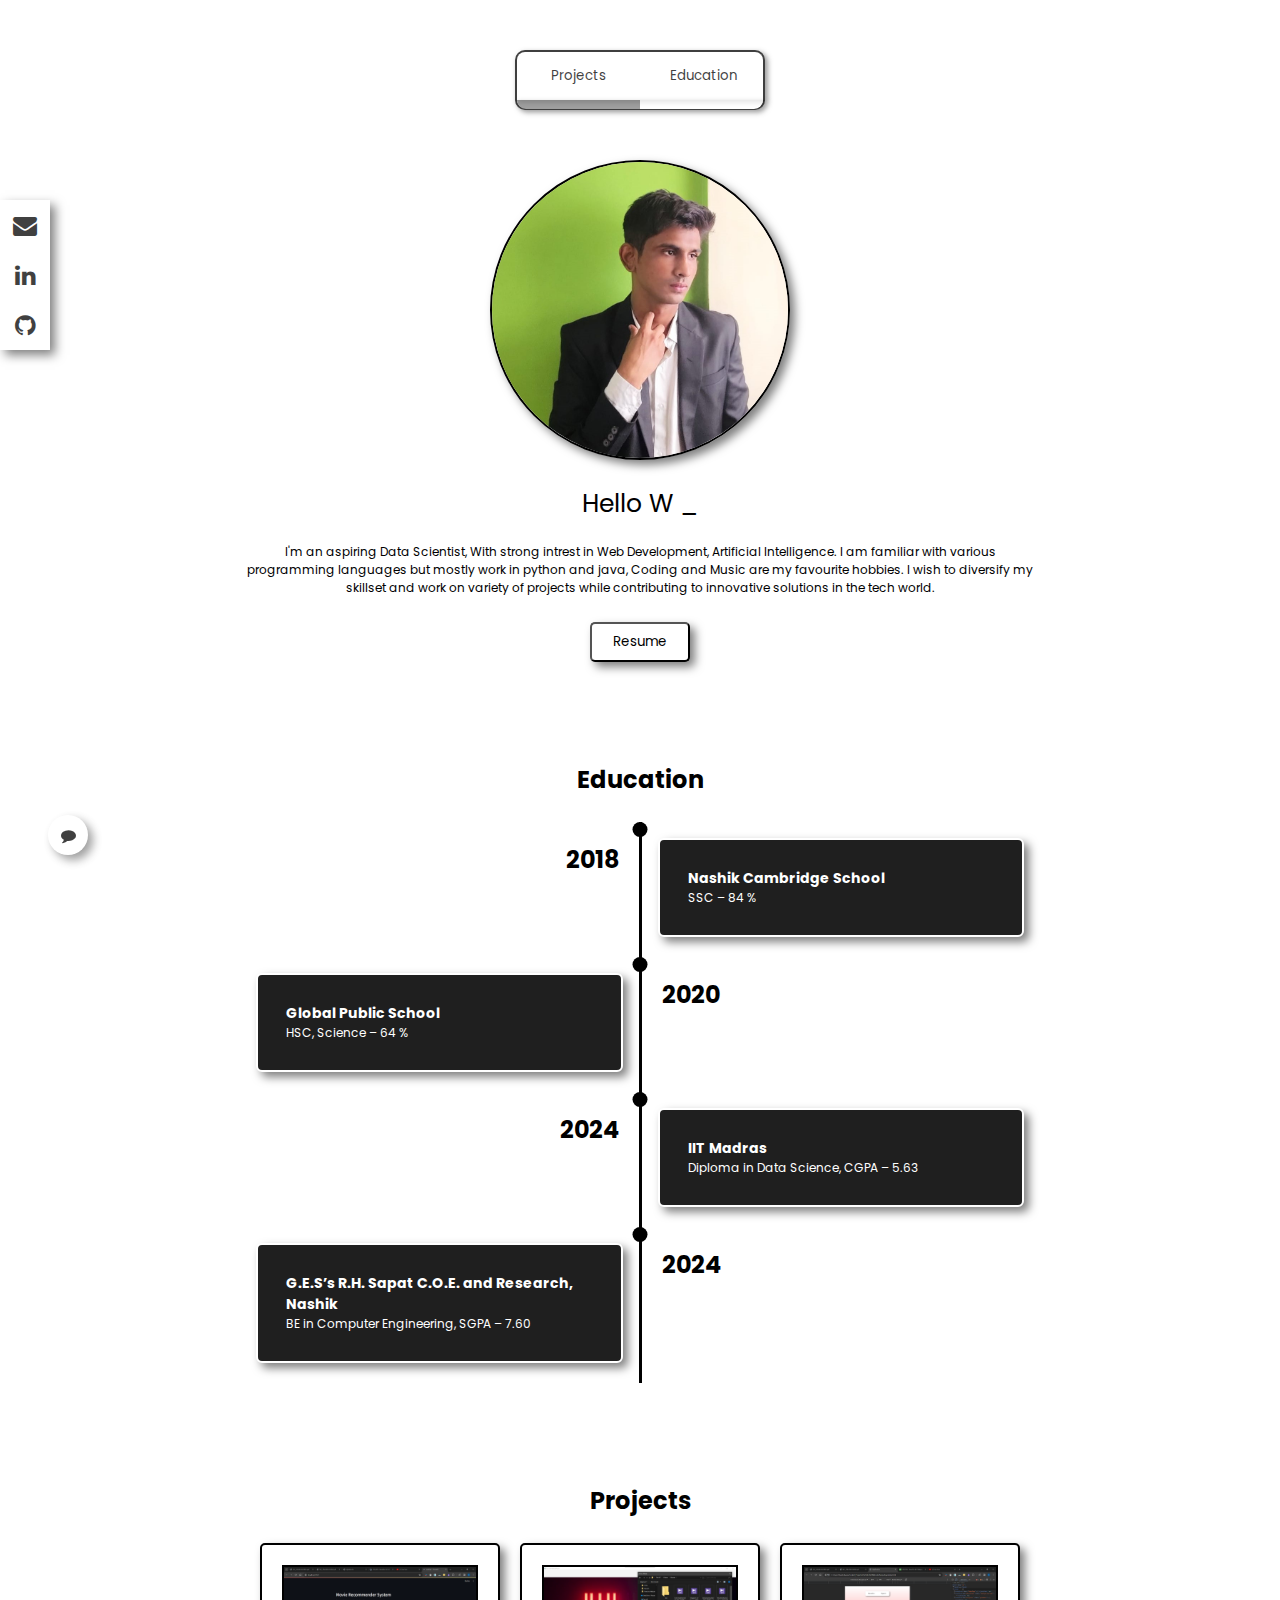
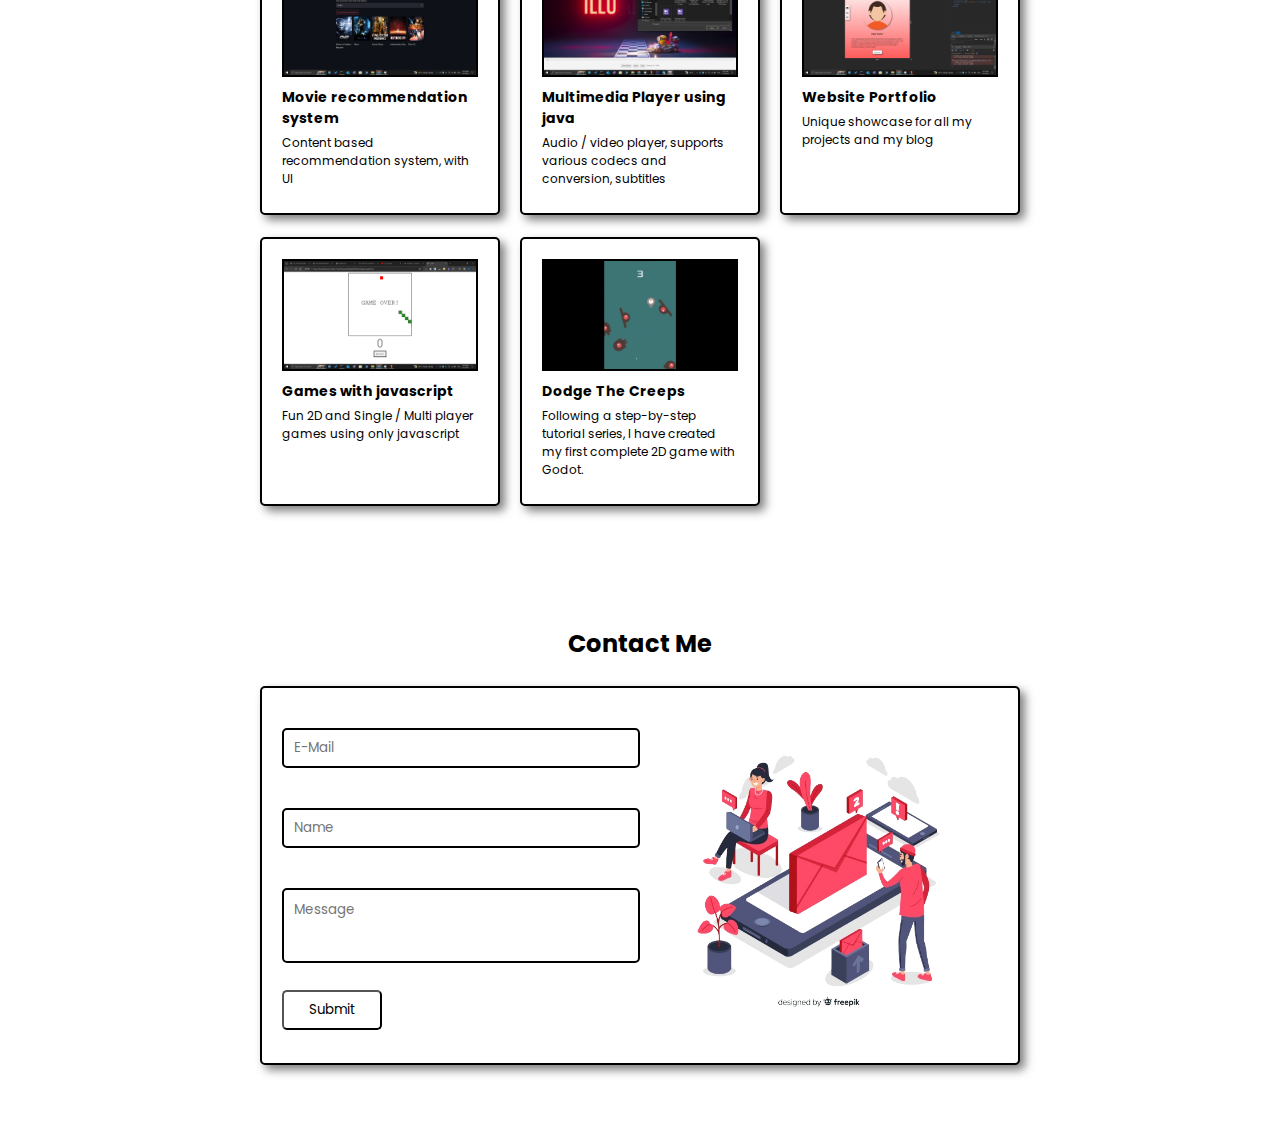
<file: index.html>
<!DOCTYPE html>
<html lang="en">

<head>
    <meta charset="UTF-8">
    <meta name="viewport" content="width=device-width, initial-scale=1.0">
    <title>My Portfolio</title>
    <link rel="stylesheet" href="css/Background.css">
    <link rel="stylesheet" href="css/Navbar.css">
    <link rel="stylesheet" href="css/Home.css">
    <link rel="stylesheet" href="css/Eduation.css">
    <link rel="stylesheet" href="css/Projects.css">
    <link rel="stylesheet" href="css/Contact.css">
    <link rel="stylesheet" href="css/BackToTop.css">
    <link rel="stylesheet" href="css/Footer.css">


    <script src="js/Home.js"></script>
    <script src="js/BackToTop.js"></script>
    <script src="js/NavBar.js"></script>

    <link rel='stylesheet' href='https://maxcdn.bootstrapcdn.com/font-awesome/4.5.0/css/font-awesome.min.css'>
</head>

<body>
    <section id="Home" class="HomePage">
        <div class="Home">
            <ul id="NavBar">
                <li><button id="EducationBtt">Projects</button></li>
                <li><button id="ProjectsBtt">Education</button></li>
            </ul>
            <ul id="slide_nav">
                <li id="slide_nav_1"></li>
                <li id="slide_nav_2"></li>
            </ul>
            <img src="assets/pfp.jpg" id="tilt" alt="Avatar">

            <div class='console-container'>
                <span id='text'></span>
                <div class='console-underscore' id='console'>&#95;</div>
            </div>

            <p>I'm an aspiring Data Scientist, With strong intrest in Web Development, Artificial Intelligence.
                I am familiar with various programming languages but mostly work in python and java,
                Coding and Music are my favourite hobbies.
                I wish to diversify my skillset and work on variety of projects while contributing to innovative
                solutions in the tech world.
            </p>
            <a href="https://drive.google.com/uc?export=download&id=16Akw2x0GQ-OpRDTbPFG_IRS0ljDQMGqV"><button
                    id="resume">Resume</button></a>
        </div>
    </section>

    <section id="Education" class="design-section">
        <h1>Education</h1>
        <div class="timeline">

            <div class="timeline-empty-left">
                <h1>2018</h1>
            </div>
            <div class="timeline-middle">
                <div class="timeline-circle"></div>
            </div>
            <div class="timeline-component timeline-content">
                <a target="_blank" href="https://ncsnskedu.in/">
                    <h3>Nashik Cambridge School</h3>
                    <p>SSC – 84 %</p>
                </a>
            </div>

            <div class="timeline-component timeline-content">
                <a target="_blank" href="">
                    <h3>Global Public School</h3>
                    <p>HSC, Science – 64 %</p>
                </a>
            </div>
            <div class="timeline-middle">
                <div class="timeline-circle"></div>
            </div>
            <div class="timeline-empty-right">
                <h1>2020</h1>
            </div>

            <div class="timeline-empty-left">
                <h1>2024</h1>
            </div>
            <div class="timeline-middle">
                <div class="timeline-circle"></div>
            </div>
            <div class="timeline-component timeline-content">
                <a target="_blank" href="https://study.iitm.ac.in/ds/index.html">
                    <h3>IIT Madras</h3>
                    <p>Diploma in Data Science, CGPA – 5.63</p>
                </a>
            </div>

            <div class="timeline-component timeline-content">
                <a target="_blank" href="https://ges-coengg.org/">
                    <h3>G.E.S’s R.H. Sapat C.O.E. and Research, Nashik</h3>
                    <p>BE in Computer Engineering, SGPA – 7.60</p>
                </a>
            </div>
            <div class="timeline-middle">
                <div class="timeline-circle"></div>
            </div>
            <div class="timeline-empty-right">
                <h1>2024</h1>
            </div>
        </div>

    </section>

    <section id="Projects" class="products">
        <div class="container">
            <h1>Projects</h1>
            <div class="product-grid">
                <div class="card">
                    <a target="_blank" href="https://github.com/BumpArya/MovieRecommendationSystem">
                        <img src="assets/MovieRecomendationSystem.png" alt="card__img" class="card__img">
                        <div class="card__content">
                            <h3 class="card__title">Movie recommendation system</h3>
                            <p class="card__description">Content based recommendation system, with UI</p>
                        </div>
                    </a>
                </div>
                <div class="card">
                    <a target="_blank" href="https://github.com/BumpArya/MyMediaPlayer">
                        <img src="assets/JavaFXMediaPlayer.png" alt="card__img" class="card__img">
                        <div class="card__content">
                            <h3 class="card__title">Multimedia Player using java</h3>
                            <p class="card__description">Audio / video player, supports various codecs and conversion,
                                subtitles</p>
                        </div>
                    </a>
                </div>
                <div class="card">
                    <a target="_blank" href="https://github.com/BumpArya/BumpArya">
                        <img src="assets/MyWebsite.png" alt="card__img" class="card__img">
                        <div class="card__content">
                            <h3 class="card__title">Website Portfolio</h3>
                            <p class="card__description">Unique showcase for all my projects and my blog</p>
                        </div>
                    </a>
                </div>
                <div class="card">
                    <a target="_blank" href="https://github.com/BumpArya/GamesWithJS">
                        <img src="assets/GamesWithJS.png" alt="card__img" class="card__img">
                        <div class="card__content">
                            <h3 class="card__title">Games with javascript</h3>
                            <p class="card__description">Fun 2D and Single / Multi player games using only javascript
                            </p>
                        </div>
                    </a>
                </div>
                <div class="card">
                    <a target="_blank" href="https://github.com/BumpArya/DodgeTheCreeps">
                        <img src="assets/DodgeTheCreeps.png" alt="card__img" class="card__img">
                        <div class="card__content">
                            <h3 class="card__title">Dodge The Creeps</h3>
                            <p class="card__description">Following a step-by-step tutorial series, I have created my
                                first complete 2D game with Godot.
                            </p>
                        </div>
                    </a>
                </div>
            </div>
        </div>
    </section>

    <section class="contact" id="Contact">
        <div class="git">
            <h1>Contact Me</h1>
            <script text="text/javascript">var submitted = false;</script>
            <div class="gitform">
                <iframe src="forms/form.html" frameborder="0"></iframe>

                <div class="imagebox">
                    <img src="assets/GetInTouch.png" alt="GetInTouch">
                </div>
            </div>
        </div>
        </div>
    </section>


    <div class="shareit">
        <a class="envelope" href="mailto:bump.stillarya@gmail.com" target="_blank" title="envelope">
            <i class="fa fa-envelope"></i>
        </a>
        <a class="linkedin" href="https://www.linkedin.com/in/arya-deshmankar-57a809244/" target="_blank"
            title="linkedin">
            <i class="fa fa-linkedin"></i>
        </a>
        <a class="github" href="https://github.com/BumpArya" target="_blank" title="github">
            <i class="fa fa-github"></i>
        </a>
    </div>

    <button onclick="topFunction()" id="btt" title="Go to top">
        <i class="fa fa-arrow-up" aria-hidden="true"></i>
    </button>

    <a id="GitBtt" href="#Contact" title="contactus">
        <i class="fa fa-comment"></i>
    </a>

</body>

</html>
</file>
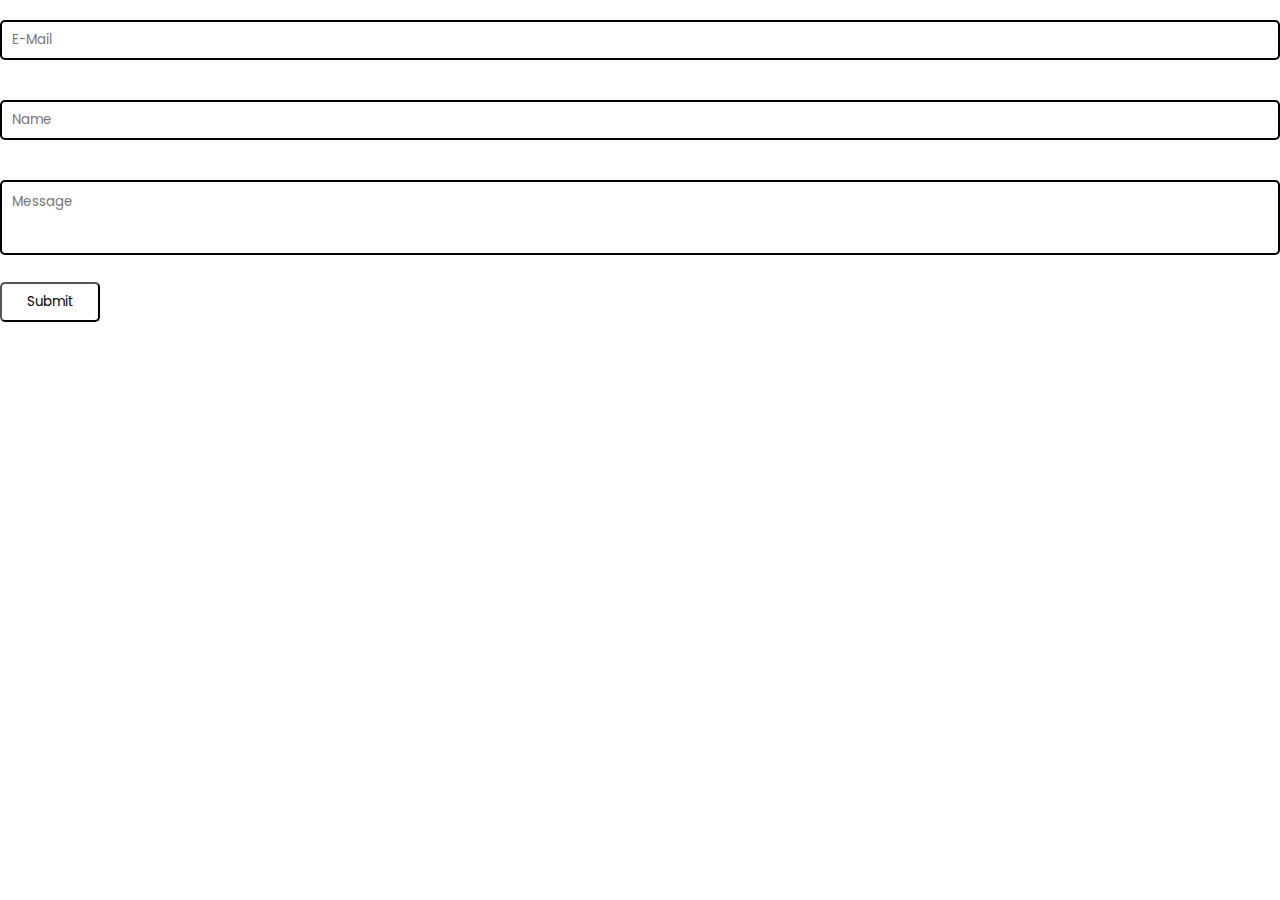
<file: forms/form.html>
<!DOCTYPE html>
<html lang="en">

<head>
    <meta charset="UTF-8">
    <meta name="viewport" content="width=device-width, initial-scale=1.0">
    <link rel="stylesheet" href="form.css">
    <title>Document</title>
</head>

<body>
    <iframe name="hiddenConfirm" id="hiddenConfirm" style="display: none;"
        onload="if(submitted){window.location='form.html';}"></iframe>
    <form
        action="https://docs.google.com/forms/d/e/1FAIpQLSdYuVD7NPOmsa7SPmPiZsFV0dtjlEg3n8Wm4lmUeZSfwy4slA/formResponse"
        method="post" target="hiddenConfirm" onsubmit="submitted=true;">
        <input type="email" name="entry.102082141" placeholder="E-Mail" required><br>
        <input type="text" name="entry.1208235233" placeholder="Name" required><br>
        <textarea name="entry.1520489398" placeholder="Message"></textarea><br>
        <button type="submit">Submit</button>
    </form>
</body>

</html>
</file>
<file: css/Background.css>
@import url("https://fonts.googleapis.com/css2?family=Poppins&display=swap");

html {
    font-size: 100%;
}

* {
    box-sizing: border-box;
    padding: 0%;
    margin: 0%;
    font-family: "Poppins", sans-serif;
}

body {
    height: 150vh;
    font-size: 0.75em;
}

section {
    background-size: cover;
    background-repeat: no-repeat;
    background-attachment: fixed;
    display: flex;
}

section:first-of-type {
    /* background-image: ; */
}

section:nth-of-type(2) {
    /* background-image: ; */
}

section:nth-of-type(3) {
    /* background-image: ; */
}

section:nth-of-type(4) {
    /* background-image: ; */
}

section:last-of-type {
    /* background-image: ; */
}
</file>
<file: css/Navbar.css>
ul {
    position: relative;
    left: 50%;

    transform: translate(-50%);
    background-color: white;
    width: 250px;
    height: 10%;
    max-height: 50px;

    border-top-left-radius: 10px;
    border-top-right-radius: 10px;

    transition: opacity 0.15s linear;
    box-shadow: 2.5px 2.5px 5px rgba(0, 0, 0, 0.5);

    display: flex;
    align-items: center;
    justify-content: center;

    border: 2px solid black;
    border-bottom: none;
    opacity: 0.75;
}

ul li {
    line-height: 50%;
    width: 50%;
    list-style: none;
    padding: 10%;

    text-align: center;
    text-transform: capitalize;

    transition: 0.3s;
    cursor: pointer;
}

#slide_nav {
    width: 250px;
    height: 10px;

    border-top-left-radius: 0px;
    border-top-right-radius: 0px;
    border-bottom-left-radius: 10px;
    border-bottom-right-radius: 10px;

    border: 2px solid black;
    border-top: none;
    box-shadow: 2.5px 2.5px 5px rgba(0, 0, 0, 0.5);

    margin-bottom: 25px;
}

#slide_nav #slide_nav_1 {
    background-color: gray;
    padding: 4.5px;
    border-bottom-left-radius: 10px;
}

#slide_nav #slide_nav_2 {
    background-color: white;
    padding: 4.5px;
    border-bottom-right-radius: 10px;
}


ul button {
    padding: 5px;
    border: none;
    background-color: white;
}

ul button:hover {
    cursor: pointer;
}
</file>
<file: css/Home.css>
.HomePage {
    justify-content: center;
    align-items: center;
    height: max-content;
    padding-top: 50px;
    padding-bottom: 50px;
}

.Home {
    text-align: center;
    width: 80%;
    max-width: 800px;
}

.Home img {
    width: 300px;
    height: 300px;

    box-shadow: 5px 5px 10px rgba(0, 0, 0, 0.5);
    border-radius: 50%;
    cursor: pointer;
    margin-top: 25px;

    border: black 2px solid;
}

.Home h1 {
    text-align: center;
    margin-top: 25px;
}

.Home p {
    text-align: center;
}

.Home #resume {
    width: 100px;
    height: 40px;
    background-color: rgb(255, 255, 255);
    border-radius: 5px;

    margin-top: 25px;
    box-shadow: 5px 5px 10px rgba(0, 0, 0, 0.5);
    transition: 0.4s ease;
}

.Home #resume:hover {
    cursor: pointer;
    box-shadow: 0px 0px 0px;
}

.hidden {
    opacity: 0;
}

.console-container {
    padding: 20px;
    max-width: 800px;

    font-size: 25px;
    color: black;
}

.console-underscore {
    display: inline-block;
}
</file>
<file: css/Eduation.css>
@import url('https://fonts.googleapis.com/css2?family=Jost:wght@200;300;400&display=swap');

.design-section {
    display: flex;
    flex-direction: column;
    align-items: center;

    height: max-content;
    padding: 20px 0;
    font-family: Jost;

    padding-top: 50px;
    padding-bottom: 50px;
}

.design-section h1 {
    margin-bottom: 25px;
}

.timeline {
    width: 80%;
    height: auto;
    max-width: 800px;
    margin: 0 auto;
    display: flex;
    flex-direction: column;
}

.timeline-content {
    padding: 20px;
    background: #1f1f1f;
    box-shadow: 5px 5px 10px rgba(0, 0, 0, 0.5);
    border: 2px solid white;
    border-radius: 5px;

    color: white;
    padding: 1.75rem;
    transition: 0.4s ease;
    overflow-wrap: break-word !important;
    margin: 1rem;
    margin-bottom: 20px;
    border-radius: 6px;
}

.timeline-content a {
    text-decoration: none;
    color: white;
}

.timeline-component:hover {
    cursor: pointer;
    box-shadow: 0px 0px 0px;
    transform: scale(0.95);
}

.timeline-empty-right,
.timeline-empty-left {
    display: none;
}

@media screen and (min-width: 768px) {

    .timeline-empty-right,
    .timeline-empty-left {
        display: block;
    }

    .timeline-empty-left h1 {
        text-align: right;
        padding: 20px;
    }

    .timeline-empty-right h1 {
        text-align: left;
        padding: 20px;
    }

    .timeline {
        display: grid;
        grid-template-columns: 1fr 3px 1fr;
    }

    .timeline-middle {
        position: relative;
        background-color: black;
        width: 3px;
        height: 100%;
    }

    .main-middle {
        opacity: 0;
    }

    .timeline-circle {
        position: absolute;
        top: 0;
        left: 50%;
        width: 15px;
        height: 15px;
        border-radius: 50%;
        background-color: black;
        -webkit-transform: translateX(-50%);
        transform: translateX(-50%);
    }
}
</file>
<file: css/Projects.css>
.products {
    height: max-content;

    padding-top: 50px;
    padding-bottom: 50px;
}

.container {
    margin-inline: auto;
    width: 80%;
    max-width: 800px;
}

.container h1 {
    width: 100%;
    text-align: center;
    margin-bottom: 25px;
}

.product-grid {
    display: grid;
    grid-template-columns: repeat(auto-fit, minmax(240px, max-content));

    row-gap: 22.5px;
    column-gap: 20px;

    justify-content: center;
    justify-items: center;
}

/* TODO make this more responsive */

.card {
    width: 240px;

    background-color: white;
    box-shadow: 5px 5px 10px rgba(0, 0, 0, 0.5);
    border: 2px solid black;

    transition: 0.4s ease;
    padding: 20px;
    border-radius: 5px;

    overflow-wrap: break-word !important;
}

.card a {
    text-decoration: none;
    color: black;
}

.card img {
    width: 100%;
    border: 2px solid black;
    justify-content: center;
    align-items: center;
}

.card__title {
    /* height: 50px; */
    padding-top: 2.5%;
    padding-bottom: 2.5%;
}

.card__description {
    /* height: 75px; */
    padding-bottom: 2.5%;
}

@media screen and (max-width: 650px) {

    .card {
        width: 86.67%;
    }
}

.card:hover {
    cursor: pointer;
    box-shadow: 0px 0px 0px;
    transform: scale(0.95);
}
</file>
<file: css/Contact.css>
.contact {
    height: max-content;
    padding-top: 50px;
    padding-bottom: 50px;

    align-items: center;
    justify-content: center;
}

.git {
    width: 80%;
    max-width: 800px;
    padding: 20px;
}

.git h1 {
    width: 100%;
    text-align: center;
    margin-bottom: 25px
}

.gitform {
    background-color: white;
    padding: 20px;
    box-shadow: 5px 5px 10px rgba(0, 0, 0, 0.5);
    border: 2px solid black;
    border-radius: 5px;
    display: flex;
    transition: 0.4s ease;
    cursor: pointer;
}

.gitform iframe {
    width: 50%;
    display: block;
    height: 335px;
}

.gitform:hover {
    box-shadow: 0px 0px 0px;
    transform: scale(0.95);
}

.imagebox {
    display: flex;
    align-items: center;
    justify-content: center;
    width: 50%;
}

.imagebox img {
    width: 80%;
}

@media screen and (max-width:786px) {
    .imagebox {
        width: 0%;
        display: none;
    }

    .gitform iframe {
        width: 100%;
    }
}
</file>
<file: css/BackToTop.css>
#btt,
#GitBtt {
    position: fixed;
    bottom: 5%;
    right: 3.75%;

    width: 40px;
    height: 40px;
    font-size: 15px;
    color: black;

    border: none;
    opacity: 0.75;
    transition: opacity 0.15s ease-in-out;

    transition: right 1.5s ease-out;
    text-decoration: none;

    border-radius: 50%;
    box-shadow: 5px 5px 10px rgba(0, 0, 0, 0.5);

    cursor: pointer;
    animation: slidein 1s;
}

#GitBtt {
    left: 3.75%;
    background-color: white;

    display: flex;
    flex-direction: column;
    justify-content: center;
    text-align: center;
}

#contactus {
    position: fixed;
    bottom: 5%;
    left: 3.75%;

    width: 40px;
    height: 40px;
    font-size: 15px;
    color: black;

}

#btt {
    display: none;
}

#btt:hover,
#GitBtt:hover {
    opacity: 1;
    box-shadow: 0px 0px 0px;
}

@keyframes slidein {
    0% {
        right: -2.5%;
    }

    100% {
        right: 3.75%;
    }
}
</file>
<file: css/Footer.css>
.footer {
    padding-top: 50px;
    padding-bottom: 50px;

    align-items: center;
    justify-content: center;
}

.shareit {
    position: fixed;
    top: 200px;
    left: 0px;
    box-shadow: 5px 5px 10px rgba(0, 0, 0, 0.5);
    transition: opacity 0.15s linear;
}

.shareit a {
    display: flex;
    justify-content: center;
    align-items: center;
    width: 50px;
    height: 50px;
    font-size: 24px;
    color: black;
    opacity: 0.75;
    text-decoration: none;
}

.shareit:hover {
    box-shadow: 0px 0px 0px;
}

.shareit a:hover {
    opacity: 1;
}

.envelope {
    background: white;
}

.linkedin {
    background: white;
}

.github {
    background: white;
}

@media screen and (max-width:786px) {
    .shareit {
        position: static;
        display: flex;
        flex-direction: horizontal;
        justify-content: center;

        border: solid 2px black;
    }

    .shareit a {
        margin-bottom: 2.5px;
        margin-right: 2px;
        margin-left: 2px;
    }
}
</file>
<file: forms/form.css>
@import url("https://fonts.googleapis.com/css2?family=Poppins&display=swap");

* {
    box-sizing: border-box;
    padding: 0%;
    margin: 0%;
    font-family: "Poppins", sans-serif;
}

form input,
form textarea {
    margin-top: 20px;
    margin-bottom: 20px;
    width: 100%;
    border: 2px solid black;
    height: 40px;
    border-radius: 5px;
    padding: 10px;
}

form textarea {
    height: 75px;
    resize: none;
}

form button {
    width: 100px;
    height: 40px;
    background-color: rgb(255, 255, 255);
    border-radius: 5px;
    cursor: pointer;

    /* box-shadow: 5px 5px 10px rgba(0, 0, 0, 0.5); */
    transition: 0.4s ease;
}

form button:hover {
    box-shadow: 0px 0px 0px;

}
</file>
